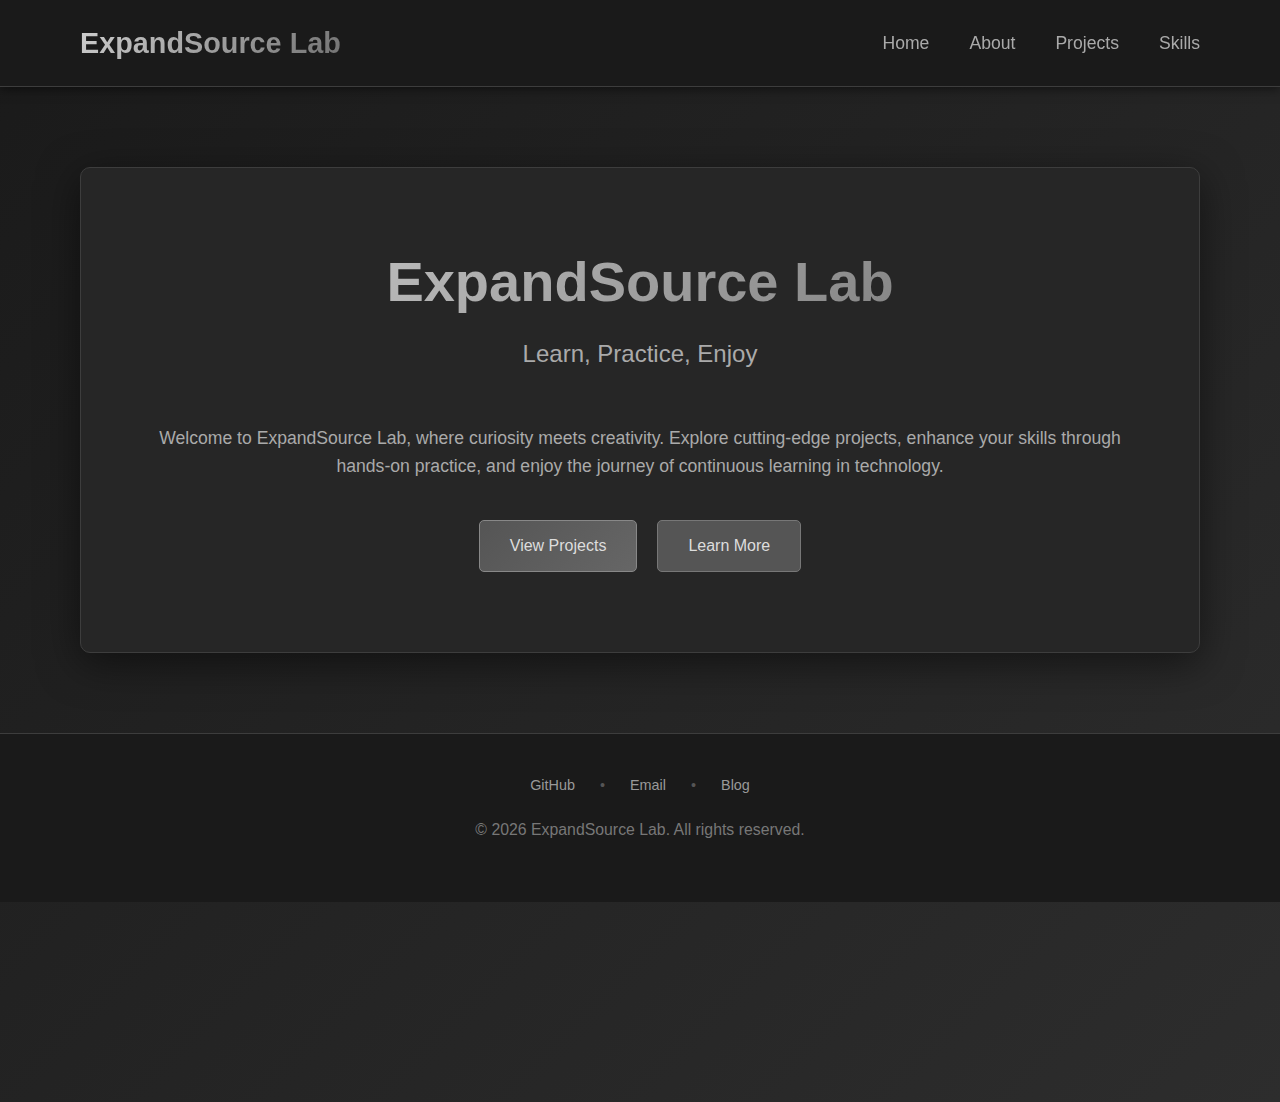
<file: index.html>
<!DOCTYPE html>
<html lang="ko">
<head>
    <meta charset="UTF-8">
    <meta name="viewport" content="width=device-width, initial-scale=1.0">
    <title>ExpandSource Lab</title>
    <meta http-equiv="refresh" content="0; url=page/home.html">
    <script>
        // JavaScript fallback for redirect
        window.location.href = "page/home.html";
    </script>
    <style>
        body {
            margin: 0;
            padding: 0;
            display: flex;
            justify-content: center;
            align-items: center;
            min-height: 100vh;
            background: linear-gradient(135deg, #1a1a1a 0%, #2d2d2d 100%);
            font-family: -apple-system, BlinkMacSystemFont, 'Segoe UI', Roboto, Oxygen, Ubuntu, Cantarell, sans-serif;
            color: #d0d0d0;
        }
        .loading {
            text-align: center;
        }
        .loading p {
            font-size: 1.2em;
        }
    </style>
</head>
<body>
    <div class="loading">
        <h1>ExpandSource Lab</h1>
        <p>Redirecting...</p>
        <noscript>
            <p><a href="page/home.html" style="color: #888;">Click here if you are not redirected</a></p>
        </noscript>
    </div>
</body>
</html>
</file>
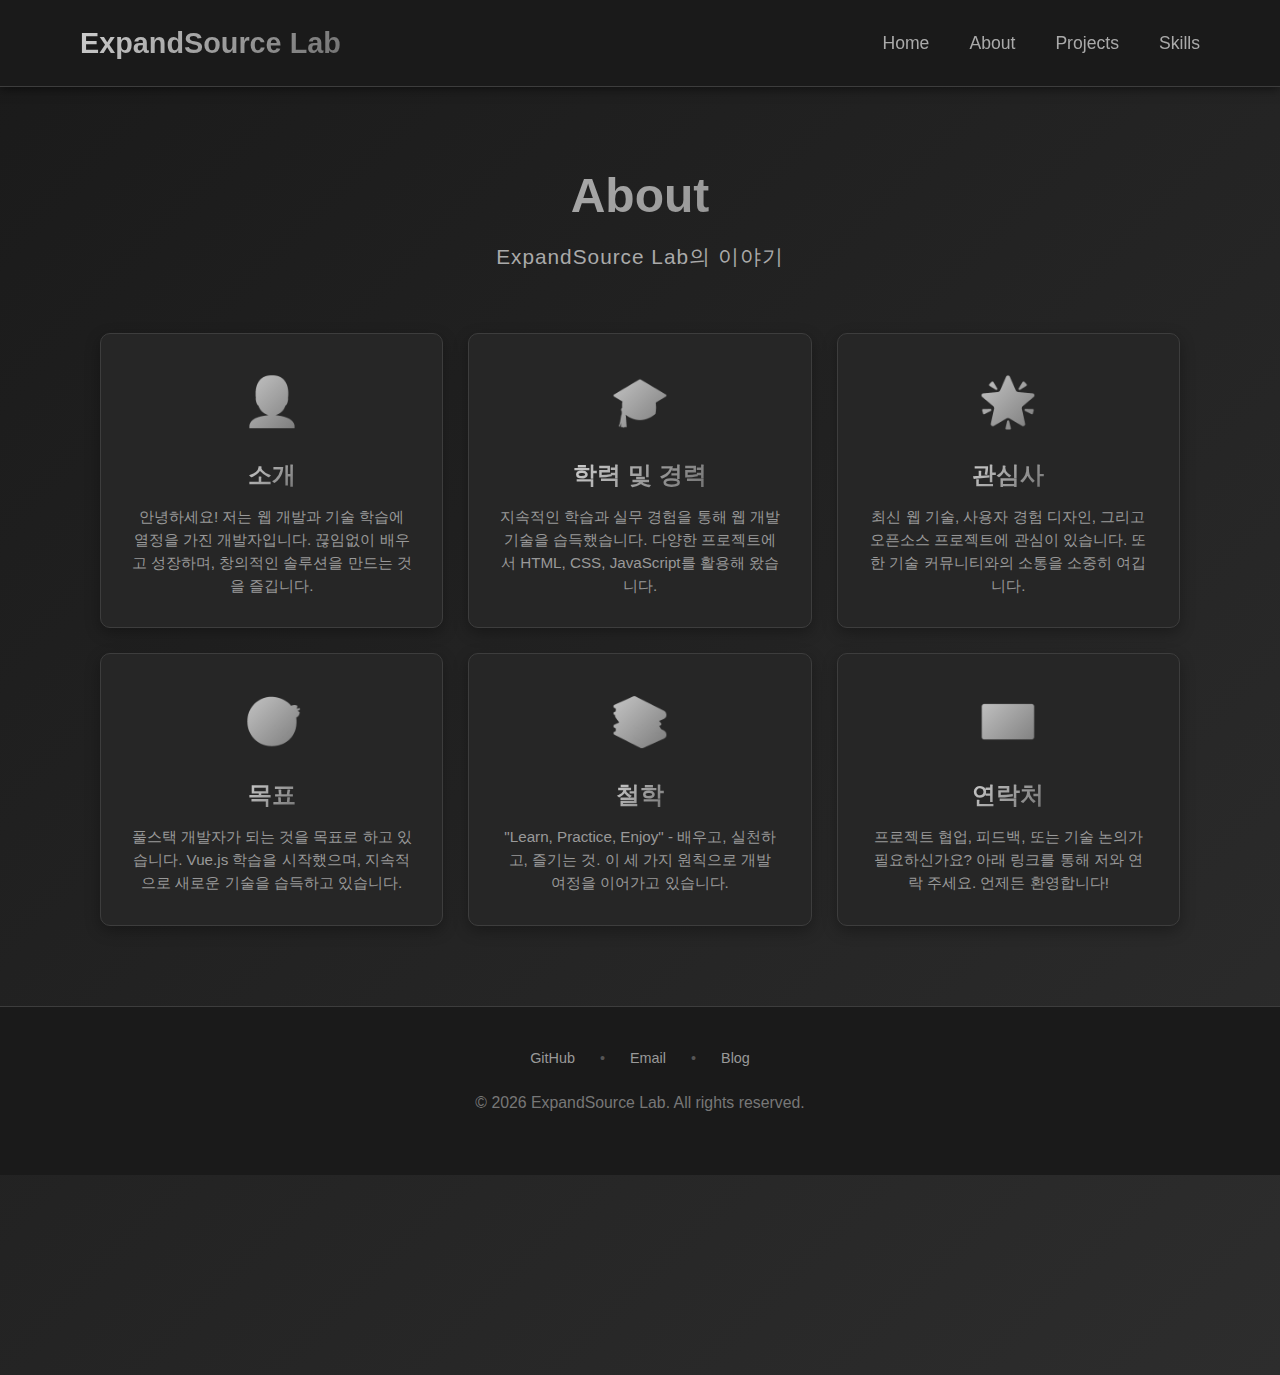
<file: page/about.html>
<!DOCTYPE html>
<html lang="ko">
<head>
    <meta charset="UTF-8">
    <meta name="viewport" content="width=device-width, initial-scale=1.0">
    <title>About - ExpandSource Lab</title>
    <link rel="stylesheet" href="../css/styles.css">
</head>
<body>
    <!-- Header with Navigation -->
    <header class="main-header">
        <div class="header-container">
            <a href="home.html" class="logo">ExpandSource Lab</a>
            <nav class="desktop-nav">
                <ul>
                    <li><a href="home.html">Home</a></li>
                    <li><a href="about.html">About</a></li>
                    <li><a href="projects.html">Projects</a></li>
                    <li><a href="skills.html">Skills</a></li>
                </ul>
            </nav>
            <button class="hamburger" aria-label="메뉴 열기" aria-expanded="false">
                <span></span>
                <span></span>
                <span></span>
            </button>
        </div>
    </header>

    <!-- Mobile Navigation Overlay -->
    <div class="mobile-nav-overlay">
        <nav class="mobile-nav">
            <ul>
                <li><a href="index.html">Home</a></li>
                <li><a href="about.html">About</a></li>
                <li><a href="projects.html">Projects</a></li>
                <li><a href="skills.html">Skills</a></li>
            </ul>
        </nav>
    </div>

    <!-- Main Content Area -->
    <main>
        <div class="page-header">
            <h1>About</h1>
            <p>ExpandSource Lab의 이야기</p>
        </div>

        <div class="cards-container">
            <div class="card">
                <div class="card-icon">👤</div>
                <div class="card-title">소개</div>
                <div class="card-description">
                    안녕하세요! 저는 웹 개발과 기술 학습에 열정을 가진 개발자입니다. 끊임없이 배우고 성장하며, 창의적인 솔루션을 만드는 것을 즐깁니다.
                </div>
            </div>

            <div class="card">
                <div class="card-icon">🎓</div>
                <div class="card-title">학력 및 경력</div>
                <div class="card-description">
                    지속적인 학습과 실무 경험을 통해 웹 개발 기술을 습득했습니다. 다양한 프로젝트에서 HTML, CSS, JavaScript를 활용해 왔습니다.
                </div>
            </div>

            <div class="card">
                <div class="card-icon">🌟</div>
                <div class="card-title">관심사</div>
                <div class="card-description">
                    최신 웹 기술, 사용자 경험 디자인, 그리고 오픈소스 프로젝트에 관심이 있습니다. 또한 기술 커뮤니티와의 소통을 소중히 여깁니다.
                </div>
            </div>

            <div class="card">
                <div class="card-icon">🎯</div>
                <div class="card-title">목표</div>
                <div class="card-description">
                    풀스택 개발자가 되는 것을 목표로 하고 있습니다. Vue.js 학습을 시작했으며, 지속적으로 새로운 기술을 습득하고 있습니다.
                </div>
            </div>

            <div class="card">
                <div class="card-icon">📚</div>
                <div class="card-title">철학</div>
                <div class="card-description">
                    "Learn, Practice, Enjoy" - 배우고, 실천하고, 즐기는 것. 이 세 가지 원칙으로 개발 여정을 이어가고 있습니다.
                </div>
            </div>

            <div class="card">
                <div class="card-icon">📧</div>
                <div class="card-title">연락처</div>
                <div class="card-description">
                    프로젝트 협업, 피드백, 또는 기술 논의가 필요하신가요? 아래 링크를 통해 저와 연락 주세요. 언제든 환영합니다!
                </div>
            </div>
        </div>
    </main>

    <!-- Footer -->
    <footer>
        <div class="footer-links">
            <a href="#">GitHub</a>
            <span class="footer-divider">•</span>
            <a href="#">Email</a>
            <span class="footer-divider">•</span>
            <a href="#">Blog</a>
        </div>
        <p class="footer-text">&copy; 2026 ExpandSource Lab. All rights reserved.</p>
    </footer>

    <!-- Navigation Script -->
    <script src="../js/navigation.js"></script>
</body>
</html>
</file>
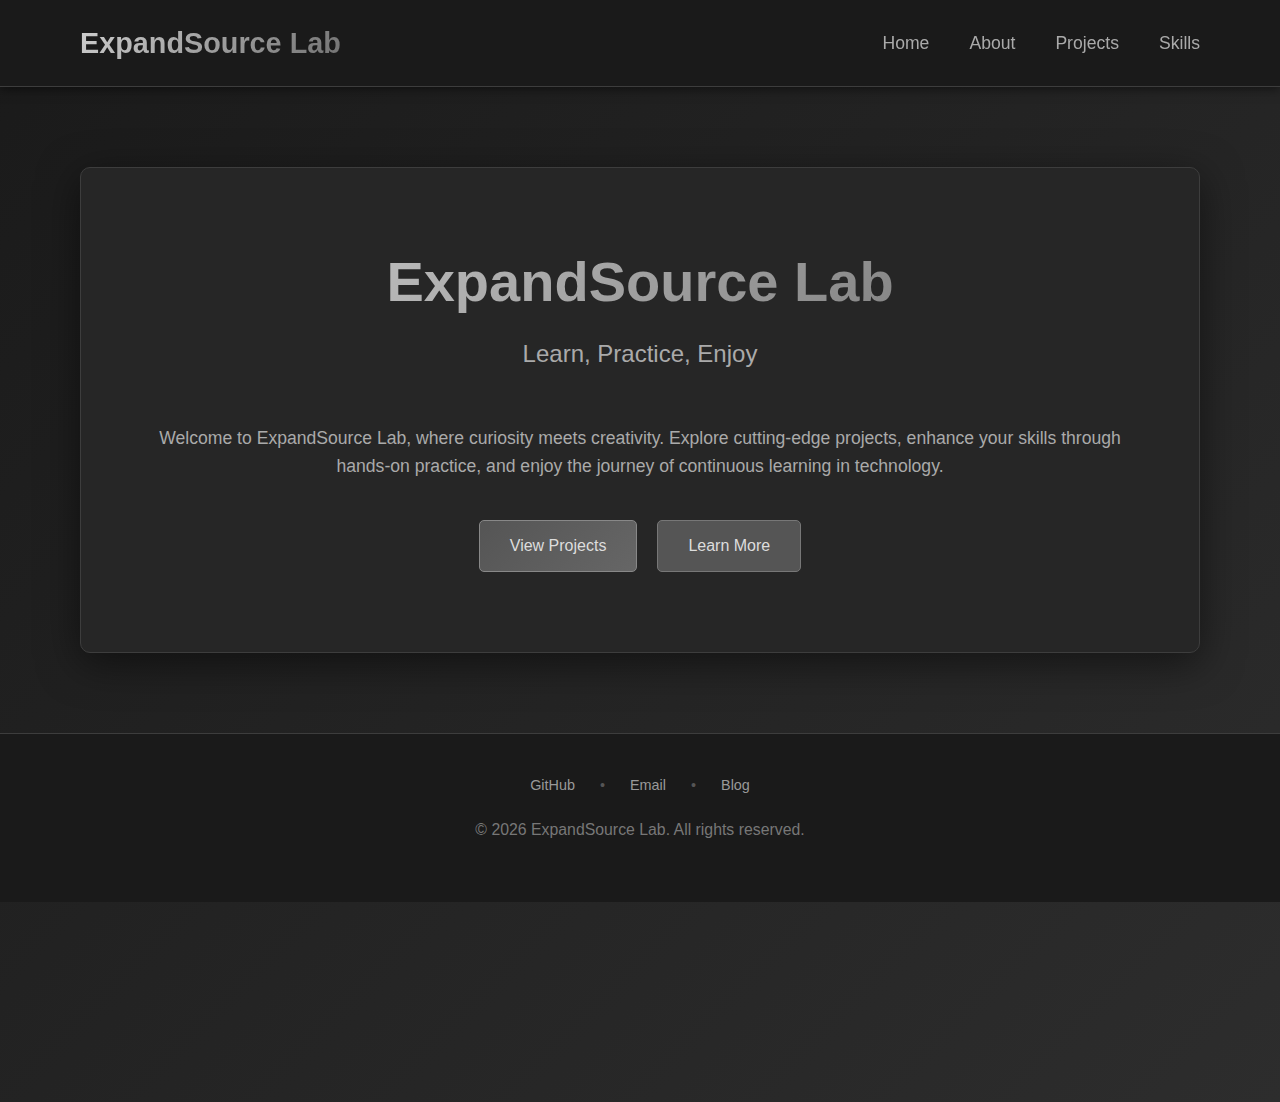
<file: page/home.html>
<!DOCTYPE html>
<html lang="ko">
<head>
    <meta charset="UTF-8">
    <meta name="viewport" content="width=device-width, initial-scale=1.0">
    <title>ExpandSource Lab</title>
    <link rel="stylesheet" href="../css/styles.css">
</head>
<body>
    <!-- Header with Navigation -->
    <header class="main-header">
        <div class="header-container">
            <a href="home.html" class="logo">ExpandSource Lab</a>
            <nav class="desktop-nav">
                <ul>
                    <li><a href="home.html">Home</a></li>
                    <li><a href="about.html">About</a></li>
                    <li><a href="projects.html">Projects</a></li>
                    <li><a href="skills.html">Skills</a></li>
                </ul>
            </nav>
            <button class="hamburger" aria-label="메뉴 열기" aria-expanded="false">
                <span></span>
                <span></span>
                <span></span>
            </button>
        </div>
    </header>

    <!-- Mobile Navigation Overlay -->
    <div class="mobile-nav-overlay">
        <nav class="mobile-nav">
            <ul>
                <li><a href="home.html">Home</a></li>
                <li><a href="about.html">About</a></li>
                <li><a href="projects.html">Projects</a></li>
                <li><a href="skills.html">Skills</a></li>
            </ul>
        </nav>
    </div>

    <!-- Main Content Area -->
    <main>
        <div class="content">
            <h1>ExpandSource Lab</h1>
            <p class="subtitle">Learn, Practice, Enjoy</p>
            <p style="font-size: 1.1em; color: #aaa; margin-bottom: 40px;">
                Welcome to ExpandSource Lab, where curiosity meets creativity.
                Explore cutting-edge projects, enhance your skills through hands-on practice,
                and enjoy the journey of continuous learning in technology.
            </p>
            <div class="cta-buttons">
                <a href="projects.html" class="btn btn-primary">View Projects</a>
                <a href="about.html" class="btn">Learn More</a>
            </div>
        </div>
    </main>

    <!-- Footer -->
    <footer>
        <div class="footer-links">
            <a href="#">GitHub</a>
            <span class="footer-divider">•</span>
            <a href="#">Email</a>
            <span class="footer-divider">•</span>
            <a href="#">Blog</a>
        </div>
        <p class="footer-text">&copy; 2026 ExpandSource Lab. All rights reserved.</p>
    </footer>

    <!-- Navigation Script -->
    <script src="../js/navigation.js"></script>
</body>
</html>
</file>
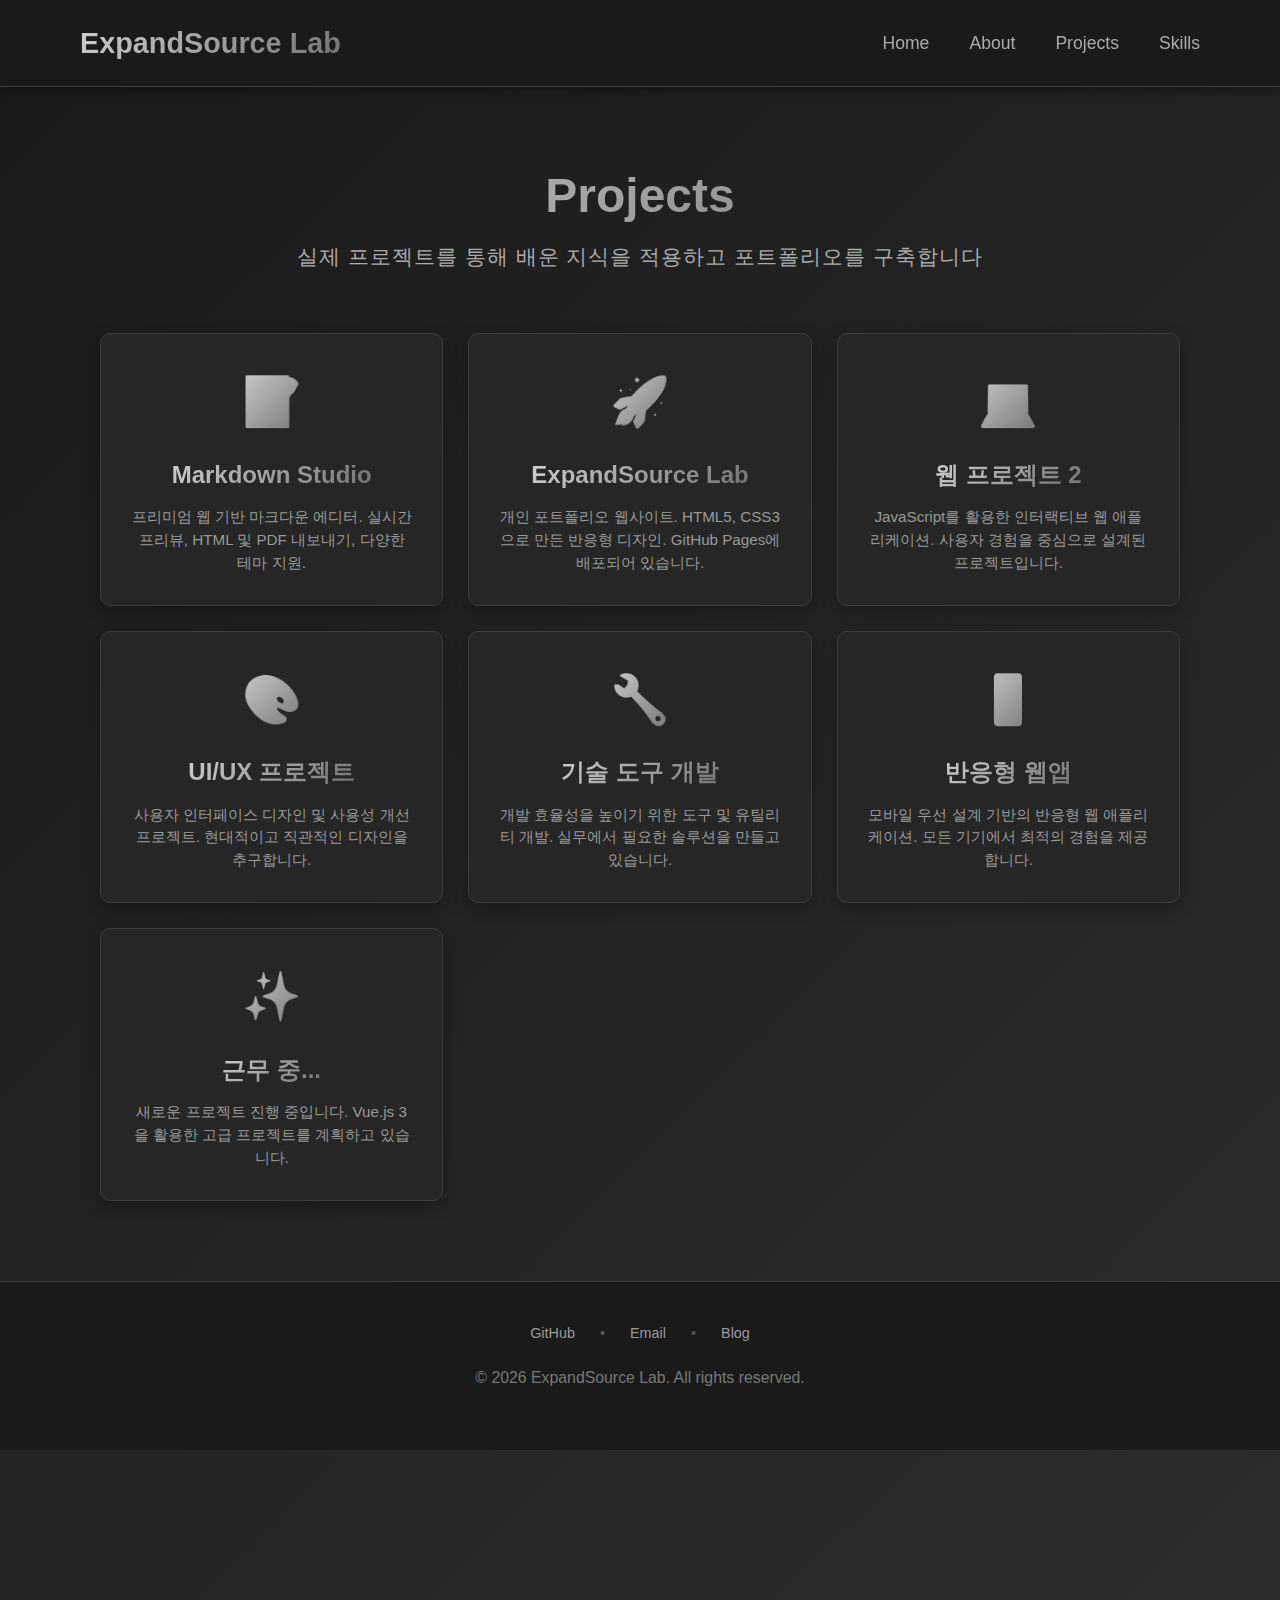
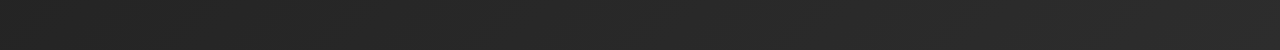
<file: page/projects.html>
<!DOCTYPE html>
<html lang="ko">
<head>
    <meta charset="UTF-8">
    <meta name="viewport" content="width=device-width, initial-scale=1.0">
    <title>Projects - ExpandSource Lab</title>
    <link rel="stylesheet" href="../css/styles.css">
</head>
<body>
    <!-- Header with Navigation -->
    <header class="main-header">
        <div class="header-container">
            <a href="home.html" class="logo">ExpandSource Lab</a>
            <nav class="desktop-nav">
                <ul>
                    <li><a href="home.html">Home</a></li>
                    <li><a href="about.html">About</a></li>
                    <li><a href="projects.html">Projects</a></li>
                    <li><a href="skills.html">Skills</a></li>
                </ul>
            </nav>
            <button class="hamburger" aria-label="메뉴 열기" aria-expanded="false">
                <span></span>
                <span></span>
                <span></span>
            </button>
        </div>
    </header>

    <!-- Mobile Navigation Overlay -->
    <div class="mobile-nav-overlay">
        <nav class="mobile-nav">
            <ul>
                <li><a href="index.html">Home</a></li>
                <li><a href="about.html">About</a></li>
                <li><a href="projects.html">Projects</a></li>
                <li><a href="skills.html">Skills</a></li>
            </ul>
        </nav>
    </div>

    <!-- Main Content Area -->
    <main>
        <div class="page-header">
            <h1>Projects</h1>
            <p>실제 프로젝트를 통해 배운 지식을 적용하고 포트폴리오를 구축합니다</p>
        </div>

        <div class="cards-container">
            <a href="/markdown-studio" target="_blank" rel="noopener noreferrer" class="card" style="text-decoration: none; color: inherit;">
                <div class="card-icon">📝</div>
                <div class="card-title">Markdown Studio</div>
                <div class="card-description">
                    프리미엄 웹 기반 마크다운 에디터. 실시간 프리뷰, HTML 및 PDF 내보내기, 다양한 테마 지원.
                </div>
            </a>

            <div class="card">
                <div class="card-icon">🚀</div>
                <div class="card-title">ExpandSource Lab</div>
                <div class="card-description">
                    개인 포트폴리오 웹사이트. HTML5, CSS3으로 만든 반응형 디자인. GitHub Pages에 배포되어 있습니다.
                </div>
            </div>

            <div class="card">
                <div class="card-icon">💻</div>
                <div class="card-title">웹 프로젝트 2</div>
                <div class="card-description">
                    JavaScript를 활용한 인터랙티브 웹 애플리케이션. 사용자 경험을 중심으로 설계된 프로젝트입니다.
                </div>
            </div>

            <div class="card">
                <div class="card-icon">🎨</div>
                <div class="card-title">UI/UX 프로젝트</div>
                <div class="card-description">
                    사용자 인터페이스 디자인 및 사용성 개선 프로젝트. 현대적이고 직관적인 디자인을 추구합니다.
                </div>
            </div>

            <div class="card">
                <div class="card-icon">🔧</div>
                <div class="card-title">기술 도구 개발</div>
                <div class="card-description">
                    개발 효율성을 높이기 위한 도구 및 유틸리티 개발. 실무에서 필요한 솔루션을 만들고 있습니다.
                </div>
            </div>

            <div class="card">
                <div class="card-icon">📱</div>
                <div class="card-title">반응형 웹앱</div>
                <div class="card-description">
                    모바일 우선 설계 기반의 반응형 웹 애플리케이션. 모든 기기에서 최적의 경험을 제공합니다.
                </div>
            </div>

            <div class="card">
                <div class="card-icon">✨</div>
                <div class="card-title">근무 중...</div>
                <div class="card-description">
                    새로운 프로젝트 진행 중입니다. Vue.js 3을 활용한 고급 프로젝트를 계획하고 있습니다.
                </div>
            </div>
        </div>
    </main>

    <!-- Footer -->
    <footer>
        <div class="footer-links">
            <a href="#">GitHub</a>
            <span class="footer-divider">•</span>
            <a href="#">Email</a>
            <span class="footer-divider">•</span>
            <a href="#">Blog</a>
        </div>
        <p class="footer-text">&copy; 2026 ExpandSource Lab. All rights reserved.</p>
    </footer>

    <!-- Navigation Script -->
    <script src="../js/navigation.js"></script>
</body>
</html>
</file>
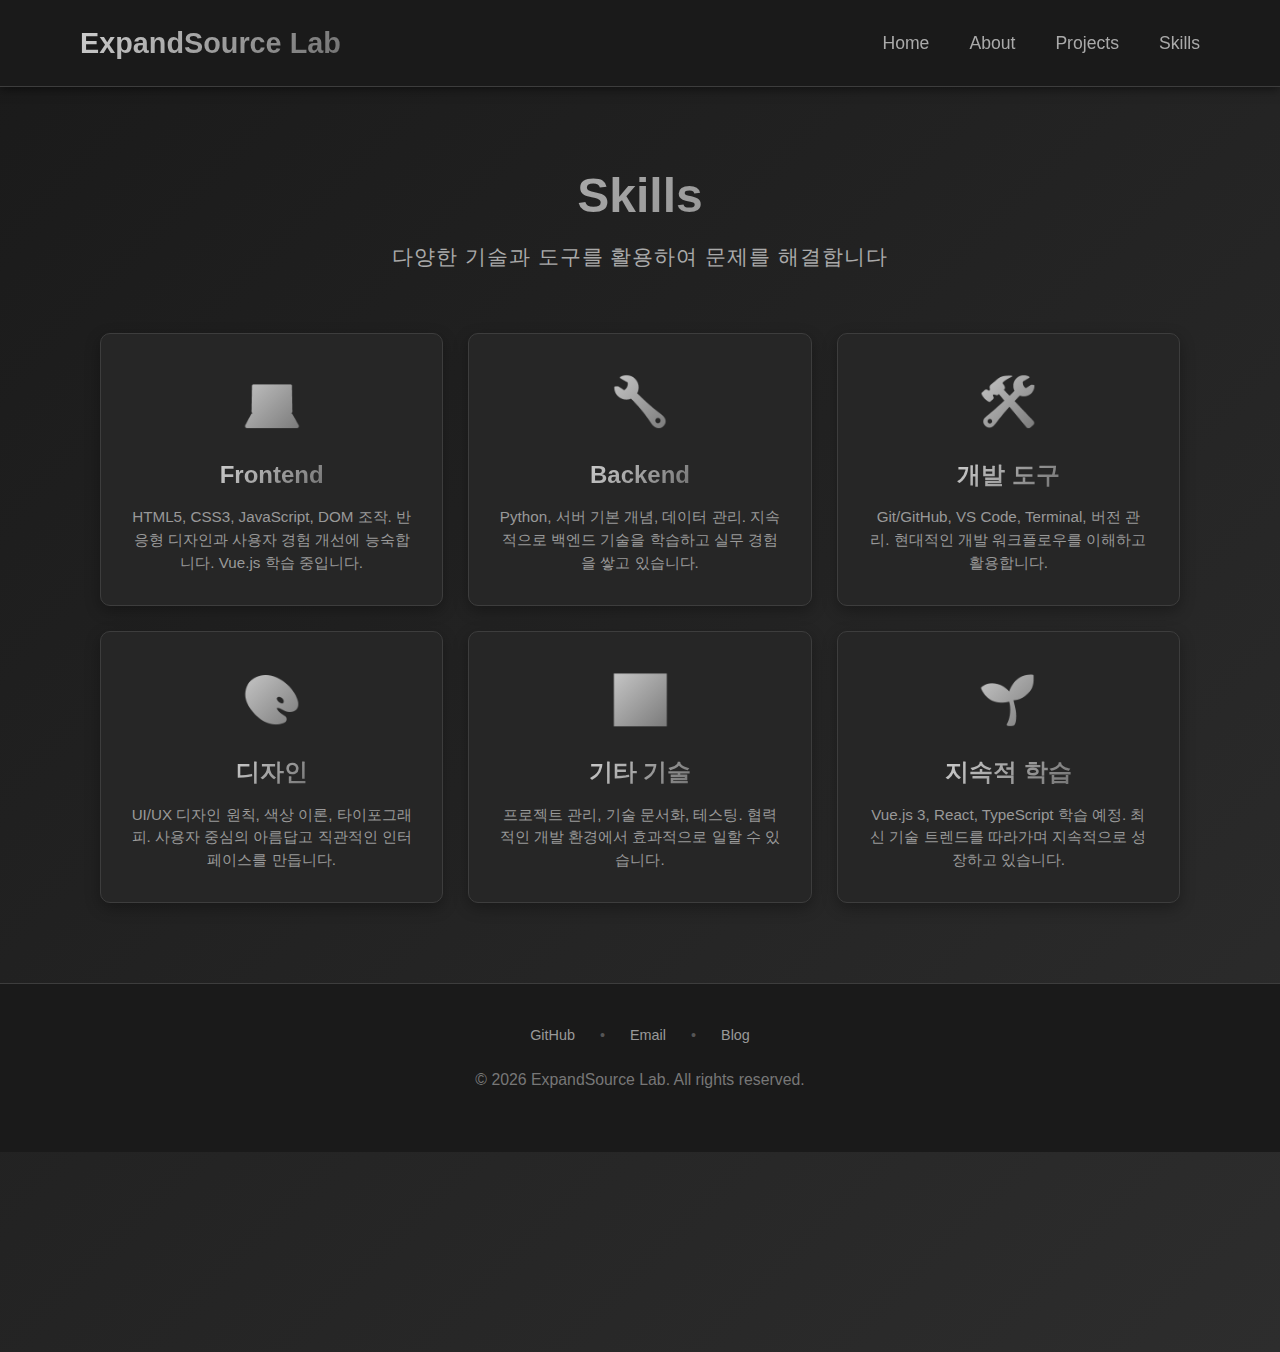
<file: page/skills.html>
<!DOCTYPE html>
<html lang="ko">
<head>
    <meta charset="UTF-8">
    <meta name="viewport" content="width=device-width, initial-scale=1.0">
    <title>Skills - ExpandSource Lab</title>
    <link rel="stylesheet" href="../css/styles.css">
</head>
<body>
    <!-- Header with Navigation -->
    <header class="main-header">
        <div class="header-container">
            <a href="home.html" class="logo">ExpandSource Lab</a>
            <nav class="desktop-nav">
                <ul>
                    <li><a href="home.html">Home</a></li>
                    <li><a href="about.html">About</a></li>
                    <li><a href="projects.html">Projects</a></li>
                    <li><a href="skills.html">Skills</a></li>
                </ul>
            </nav>
            <button class="hamburger" aria-label="메뉴 열기" aria-expanded="false">
                <span></span>
                <span></span>
                <span></span>
            </button>
        </div>
    </header>

    <!-- Mobile Navigation Overlay -->
    <div class="mobile-nav-overlay">
        <nav class="mobile-nav">
            <ul>
                <li><a href="index.html">Home</a></li>
                <li><a href="about.html">About</a></li>
                <li><a href="projects.html">Projects</a></li>
                <li><a href="skills.html">Skills</a></li>
            </ul>
        </nav>
    </div>

    <!-- Main Content Area -->
    <main>
        <div class="page-header">
            <h1>Skills</h1>
            <p>다양한 기술과 도구를 활용하여 문제를 해결합니다</p>
        </div>

        <div class="cards-container">
            <div class="card">
                <div class="card-icon">💻</div>
                <div class="card-title">Frontend</div>
                <div class="card-description">
                    HTML5, CSS3, JavaScript, DOM 조작. 반응형 디자인과 사용자 경험 개선에 능숙합니다. Vue.js 학습 중입니다.
                </div>
            </div>

            <div class="card">
                <div class="card-icon">🔧</div>
                <div class="card-title">Backend</div>
                <div class="card-description">
                    Python, 서버 기본 개념, 데이터 관리. 지속적으로 백엔드 기술을 학습하고 실무 경험을 쌓고 있습니다.
                </div>
            </div>

            <div class="card">
                <div class="card-icon">🛠️</div>
                <div class="card-title">개발 도구</div>
                <div class="card-description">
                    Git/GitHub, VS Code, Terminal, 버전 관리. 현대적인 개발 워크플로우를 이해하고 활용합니다.
                </div>
            </div>

            <div class="card">
                <div class="card-icon">🎨</div>
                <div class="card-title">디자인</div>
                <div class="card-description">
                    UI/UX 디자인 원칙, 색상 이론, 타이포그래피. 사용자 중심의 아름답고 직관적인 인터페이스를 만듭니다.
                </div>
            </div>

            <div class="card">
                <div class="card-icon">📊</div>
                <div class="card-title">기타 기술</div>
                <div class="card-description">
                    프로젝트 관리, 기술 문서화, 테스팅. 협력적인 개발 환경에서 효과적으로 일할 수 있습니다.
                </div>
            </div>

            <div class="card">
                <div class="card-icon">🌱</div>
                <div class="card-title">지속적 학습</div>
                <div class="card-description">
                    Vue.js 3, React, TypeScript 학습 예정. 최신 기술 트렌드를 따라가며 지속적으로 성장하고 있습니다.
                </div>
            </div>
        </div>
    </main>

    <!-- Footer -->
    <footer>
        <div class="footer-links">
            <a href="#">GitHub</a>
            <span class="footer-divider">•</span>
            <a href="#">Email</a>
            <span class="footer-divider">•</span>
            <a href="#">Blog</a>
        </div>
        <p class="footer-text">&copy; 2026 ExpandSource Lab. All rights reserved.</p>
    </footer>

    <!-- Navigation Script -->
    <script src="../js/navigation.js"></script>
</body>
</html>
</file>
<file: css/styles.css>
/* ================================
   CSS RESET & BASE STYLES
   ================================ */

* {
    margin: 0;
    padding: 0;
    box-sizing: border-box;
}

html {
    scroll-behavior: smooth;
}

body {
    font-family: -apple-system, BlinkMacSystemFont, 'Segoe UI', Roboto, Oxygen, Ubuntu, Cantarell, sans-serif;
    line-height: 1.6;
    color: #999;
    background: linear-gradient(135deg, #1a1a1a 0%, #2d2d2d 100%);
    min-height: 100vh;
    display: flex;
    flex-direction: column;
    padding-bottom: 200px;
}

body.no-scroll {
    overflow: hidden;
}

/* ================================
   HEADER & NAVIGATION
   ================================ */

.main-header {
    width: 100%;
    background: #1a1a1a;
    border-bottom: 1px solid #3d3d3d;
    padding: 0;
    position: sticky;
    top: 0;
    z-index: 100;
    box-shadow: 0 2px 10px rgba(0, 0, 0, 0.5);
}

.header-container {
    max-width: 1200px;
    margin: 0 auto;
    display: flex;
    justify-content: space-between;
    align-items: center;
    padding: 20px 40px;
    width: 100%;
}

.logo {
    font-size: 1.8em;
    font-weight: bold;
    background: linear-gradient(135deg, #d0d0d0 0%, #707070 100%);
    -webkit-background-clip: text;
    -webkit-text-fill-color: transparent;
    background-clip: text;
    text-decoration: none;
    display: flex;
    align-items: center;
    transition: transform 0.3s ease;
}

.logo:hover {
    transform: scale(1.05);
}

.desktop-nav {
    display: flex;
    list-style: none;
}

.desktop-nav ul {
    display: flex;
    list-style: none;
    gap: 40px;
}

.desktop-nav a {
    color: #aaa;
    text-decoration: none;
    font-size: 1.1em;
    transition: all 0.3s ease;
    position: relative;
    padding-bottom: 5px;
}

.desktop-nav a:hover {
    color: #ddd;
}

.desktop-nav a::after {
    content: '';
    position: absolute;
    bottom: -5px;
    left: 0;
    width: 0;
    height: 2px;
    background: linear-gradient(135deg, #d0d0d0 0%, #707070 100%);
    transition: width 0.3s ease;
}

.desktop-nav a:hover::after,
.desktop-nav a.active::after {
    width: 100%;
}

.desktop-nav a.active {
    color: #ddd;
}

/* ================================
   HAMBURGER MENU
   ================================ */

.hamburger {
    display: none;
    flex-direction: column;
    gap: 5px;
    background: none;
    border: none;
    cursor: pointer;
    padding: 10px;
    z-index: 101;
}

.hamburger span {
    width: 25px;
    height: 3px;
    background: #aaa;
    border-radius: 2px;
    transition: all 0.3s ease;
}

.hamburger:hover span {
    background: #ddd;
}

/* Hamburger animation - transform to X */
.hamburger.active span:nth-child(1) {
    transform: rotate(45deg) translate(8px, 8px);
}

.hamburger.active span:nth-child(2) {
    opacity: 0;
}

.hamburger.active span:nth-child(3) {
    transform: rotate(-45deg) translate(7px, -7px);
}

/* ================================
   MOBILE NAVIGATION OVERLAY
   ================================ */

.mobile-nav-overlay {
    position: fixed;
    top: 0;
    left: 0;
    width: 100%;
    height: 100%;
    background: rgba(0, 0, 0, 0.98);
    display: flex;
    align-items: center;
    justify-content: center;
    opacity: 0;
    pointer-events: none;
    transition: opacity 0.3s ease;
    z-index: 99;
    backdrop-filter: blur(5px);
}

.mobile-nav-overlay.active {
    opacity: 1;
    pointer-events: all;
}

.mobile-nav {
    text-align: center;
}

.mobile-nav ul {
    display: flex;
    flex-direction: column;
    list-style: none;
    gap: 30px;
}

.mobile-nav a {
    color: #aaa;
    text-decoration: none;
    font-size: 1.5em;
    transition: all 0.3s ease;
    display: block;
}

.mobile-nav a:hover,
.mobile-nav a.active {
    color: #ddd;
}

/* ================================
   MAIN CONTENT & LAYOUT
   ================================ */

main {
    flex: 1;
    width: 100%;
    max-width: 1200px;
    margin: 0 auto;
    padding: 80px 40px;
    text-align: center;
}

.content {
    background: #262626;
    border-radius: 10px;
    box-shadow: 0 10px 40px rgba(0, 0, 0, 0.5);
    padding: 80px 60px;
    border: 1px solid #3d3d3d;
}

/* ================================
   TYPOGRAPHY
   ================================ */

h1 {
    font-size: 3.5em;
    margin-bottom: 20px;
    background: linear-gradient(135deg, #d0d0d0 0%, #707070 100%);
    -webkit-background-clip: text;
    -webkit-text-fill-color: transparent;
    background-clip: text;
    line-height: 1.2;
    font-weight: 700;
}

.subtitle {
    font-size: 1.5em;
    color: #aaa;
    margin-bottom: 50px;
    font-weight: 300;
}

.page-subtitle {
    font-size: 1.2em;
    color: #aaa;
    margin-bottom: 40px;
}

p {
    font-size: 1.1em;
    color: #aaa;
    margin-bottom: 20px;
}

/* ================================
   CARD GRID LAYOUT
   ================================ */

.cards-container {
    max-width: 1200px;
    margin: 0 auto;
    display: grid;
    grid-template-columns: repeat(auto-fit, minmax(280px, 1fr));
    gap: 25px;
    padding: 0 20px;
}

.card {
    background: #262626;
    border: 1px solid #3d3d3d;
    border-radius: 10px;
    padding: 30px;
    transition: all 0.3s ease;
    cursor: pointer;
    min-height: 250px;
    display: flex;
    flex-direction: column;
    justify-content: center;
    align-items: center;
    text-align: center;
    box-shadow: 0 5px 15px rgba(0, 0, 0, 0.3);
}

.card:hover {
    background: #2d2d2d;
    border-color: #555;
    transform: translateY(-8px);
    box-shadow: 0 15px 30px rgba(255, 255, 255, 0.05);
}

.card-icon {
    font-size: 3em;
    margin-bottom: 15px;
    background: linear-gradient(135deg, #d0d0d0 0%, #707070 100%);
    -webkit-background-clip: text;
    -webkit-text-fill-color: transparent;
    background-clip: text;
}

.card-title {
    font-size: 1.5em;
    margin-bottom: 12px;
    background: linear-gradient(135deg, #d0d0d0 0%, #707070 100%);
    -webkit-background-clip: text;
    -webkit-text-fill-color: transparent;
    background-clip: text;
    font-weight: 600;
}

.card-description {
    font-size: 0.95em;
    color: #999;
    line-height: 1.5;
}

/* ================================
   BUTTONS
   ================================ */

.btn {
    display: inline-block;
    padding: 12px 30px;
    background: #555;
    color: #ddd;
    text-decoration: none;
    border-radius: 5px;
    transition: all 0.3s ease;
    border: 1px solid #777;
    font-size: 1em;
    cursor: pointer;
}

.btn:hover {
    background: #666;
    color: #fff;
    transform: translateY(-2px);
    box-shadow: 0 5px 15px rgba(255, 255, 255, 0.1);
}

.btn-primary {
    background: linear-gradient(135deg, #555 0%, #666 100%);
    border: 1px solid #888;
}

.btn-primary:hover {
    background: linear-gradient(135deg, #666 0%, #777 100%);
    box-shadow: 0 5px 20px rgba(255, 255, 255, 0.15);
}

.cta-buttons {
    display: flex;
    gap: 20px;
    justify-content: center;
    flex-wrap: wrap;
    margin-top: 40px;
}

/* ================================
   FOOTER
   ================================ */

footer {
    width: 100%;
    padding: 40px 20px;
    text-align: center;
    color: #777;
    font-size: 0.9em;
    border-top: 1px solid #3d3d3d;
    background: #1a1a1a;
    margin-top: auto;
}

.footer-links {
    display: flex;
    gap: 20px;
    justify-content: center;
    margin-bottom: 20px;
    flex-wrap: wrap;
}

.footer-links a {
    color: #999;
    text-decoration: none;
    transition: color 0.3s ease;
}

.footer-links a:hover {
    color: #ccc;
}

.footer-divider {
    color: #555;
    margin: 0 5px;
}

.footer-text {
    color: #777;
}

/* ================================
   PAGE-SPECIFIC LAYOUTS
   ================================ */

.page-header {
    text-align: center;
    margin-bottom: 60px;
    padding: 0 20px;
}

.page-header h1 {
    font-size: 3em;
    margin-bottom: 15px;
    background: linear-gradient(135deg, #d0d0d0 0%, #707070 100%);
    -webkit-background-clip: text;
    -webkit-text-fill-color: transparent;
    background-clip: text;
    font-weight: 700;
}

.page-header p {
    font-size: 1.3em;
    color: #aaa;
    letter-spacing: 1px;
}

/* ================================
   RESPONSIVE DESIGN
   ================================ */

@media (max-width: 768px) {
    .header-container {
        flex-direction: row;
        justify-content: space-between;
        padding: 15px 20px;
    }

    .logo {
        font-size: 1.3em;
    }

    .desktop-nav {
        display: none;
    }

    .hamburger {
        display: flex;
    }

    main {
        padding: 40px 20px;
    }

    .content {
        padding: 40px 30px;
    }

    h1 {
        font-size: 2.2em;
    }

    .page-header h1 {
        font-size: 2em;
    }

    .subtitle {
        font-size: 1.2em;
    }

    .page-subtitle {
        font-size: 1em;
    }

    .cta-buttons {
        gap: 15px;
    }

    .btn {
        padding: 12px 25px;
        font-size: 0.95em;
    }

    .cards-container {
        grid-template-columns: repeat(auto-fit, minmax(250px, 1fr));
        gap: 20px;
        padding: 0 15px;
    }

    .card {
        padding: 25px;
        min-height: 220px;
    }

    .card-icon {
        font-size: 2.5em;
    }

    .card-title {
        font-size: 1.2em;
    }

    .page-header {
        margin-bottom: 40px;
    }
}

@media (max-width: 480px) {
    body {
        padding-bottom: 100px;
    }

    .header-container {
        padding: 12px 15px;
    }

    .logo {
        font-size: 1.1em;
    }

    .hamburger {
        padding: 8px;
    }

    .hamburger span {
        width: 20px;
        height: 2.5px;
    }

    main {
        padding: 30px 15px;
    }

    .content {
        padding: 30px 20px;
    }

    h1 {
        font-size: 1.8em;
        margin-bottom: 15px;
    }

    .page-header h1 {
        font-size: 1.5em;
        margin-bottom: 10px;
    }

    .page-header p {
        font-size: 0.95em;
    }

    .subtitle {
        font-size: 1em;
        margin-bottom: 30px;
    }

    .page-subtitle {
        font-size: 0.9em;
    }

    .cta-buttons {
        flex-direction: column;
        gap: 10px;
    }

    .btn {
        width: 100%;
        padding: 12px 20px;
        font-size: 0.9em;
    }

    .cards-container {
        grid-template-columns: 1fr;
        gap: 15px;
        padding: 0 10px;
    }

    .card {
        padding: 20px;
        min-height: 180px;
    }

    .card-icon {
        font-size: 2em;
    }

    .card-title {
        font-size: 1em;
    }

    .card-description {
        font-size: 0.85em;
    }

    footer {
        padding: 20px 15px;
        font-size: 0.8em;
    }

    .footer-links {
        gap: 15px;
    }

    .page-header {
        margin-bottom: 30px;
    }

    p {
        font-size: 0.95em;
    }
}

@media (max-width: 320px) {
    .logo {
        font-size: 1em;
    }

    .header-container {
        padding: 10px 10px;
    }

    h1 {
        font-size: 1.5em;
    }

    .page-header h1 {
        font-size: 1.3em;
    }

    .cards-container {
        padding: 0 5px;
    }

    .card {
        padding: 15px;
        min-height: 160px;
    }
}
</file>
